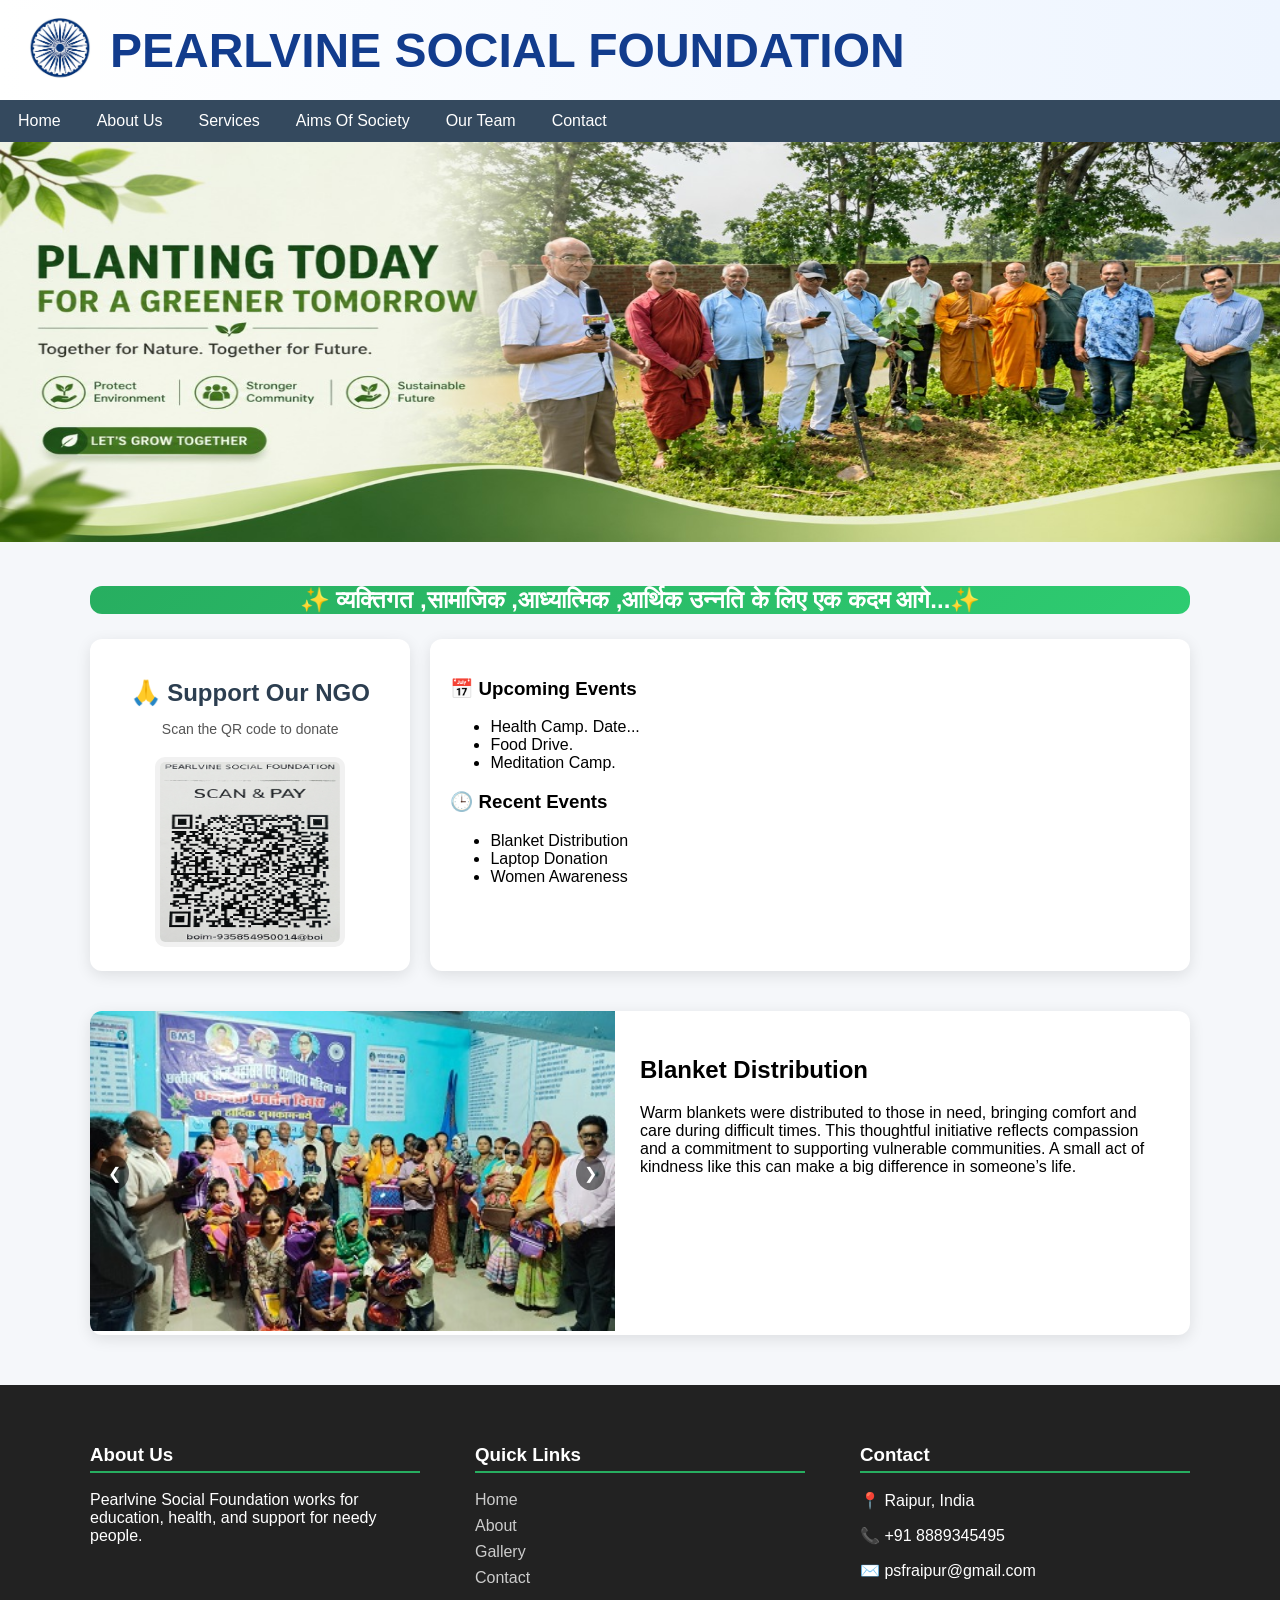
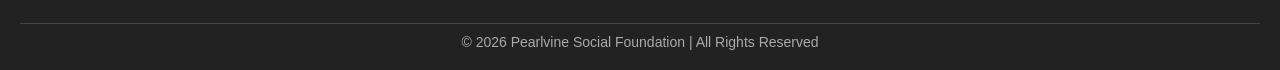
<file: index.html>
<!DOCTYPE html>
<html>
<head>
<title>PEARLVINE SOCIAL FOUNDATION</title>
<link rel="stylesheet" href="style.css">

<style>

/* Global */
body {
    font-family: 'Segoe UI', sans-serif;
    margin: 0;
    background: #f5f7fa;
}

/* Container */
.container {
    text-align: center;
    padding: 40px 20px;
}

/* Section */
.section {
    max-width: 1100px;
    margin: 40px auto;
    padding: 0px;
}

/* Punch Line */
.punch-line {
    background: linear-gradient(135deg, #27ae60, #2ecc71);
    color: #fff;
    text-align: center;
    padding: 0px;
    border-radius: 12px;
    margin-bottom: 25px;
}

/* Top Section */
.top-section {
    display: flex;
    gap: 20px;
    margin-bottom: 40px;
}

/* Donation Box */
.donation-box {
    background: #fff;
    border-radius: 12px;
    padding: 25px;
    text-align: center;
    box-shadow: 0 4px 15px rgba(0,0,0,0.1);
    width: 60%;
}

.qr-code img {
    width: 180px;
}

/* Events Box */
.events-box {
    background: #fff;
    border-radius: 12px;
    padding: 20px;
    width: 70%;
    box-shadow: 0 4px 15px rgba(0,0,0,0.1);
}

/* Slider */
.content-box1 {
    display: flex;
    background: #fff;
    border-radius: 12px;
    overflow: hidden;
    box-shadow: 0 4px 15px rgba(0,0,0,0.1);
}

.slider1 { width: 50%; position: relative; }

.slide1 {
    position: absolute;
    width: 100%;
    opacity: 0;
    transition: 1s;
}

.slide1 img {
    width: 100%;
    height: 320px;
    object-fit: cover;
}

.active { opacity: 1; position: relative; }

.content { width: 50%; padding: 25px; }

.text-slide { display: none; }
.text-active { display: block; }

/* Arrows */
.prev, .next {
    position: absolute;
    top: 50%;
    transform: translateY(-50%);
    background: rgba(0,0,0,0.5);
    color: #fff;
    padding: 8px;
    border-radius: 50%;
    cursor: pointer;
}

.prev { left: 10px; }
.next { right: 10px; }

/* Footer */
.footer {
    background: #222;
    color: #fff;
    padding: 40px 20px 20px;
    margin-top: 50px;
}

.footer-container {
    max-width: 1100px;
    margin: auto;
    display: flex;
    justify-content: space-between;
    flex-wrap: wrap;
}

.footer-box {
    width: 30%;
    margin-bottom: 20px;
}

.footer-box h3 {
    border-bottom: 2px solid #27ae60;
    padding-bottom: 5px;
}

.footer-box ul {
    list-style: none;
    padding: 0;
}

.footer-box ul li {
    margin: 8px 0;
}

.footer-box ul li a {
    color: #ccc;
    text-decoration: none;
}

.footer-box ul li a:hover {
    color: #fff;
}

/* Bottom */
.footer-bottom {
    text-align: center;
    border-top: 1px solid #444;
    padding-top: 10px;
    font-size: 14px;
    color: #aaa;
}

/* Responsive */
@media(max-width:768px) {
    .top-section { flex-direction: column; }
    .donation-box, .events-box { width: 100%; }
    .content-box1 { flex-direction: column; }
    .slider1, .content { width: 100%; }
    .footer-box { width: 100%; }
}

</style>
</head>

<body>

<div id="header"></div>
<div id="slider"></div>


<div class="section">

    <div class="punch-line">
        <h2>✨ व्यक्तिगत ,सामाजिक ,आध्यात्मिक ,आर्थिक उन्नति के लिए एक कदम आगे...✨</h2>
       
    </div>

    <div class="top-section">

        <div class="donation-box">
            <h2>🙏 Support Our NGO</h2>
            <p>Scan the QR code to donate</p>
            <div class="qr-code">
                <img src="images/qrcode.png">
            </div>
        </div>

        <div class="events-box">
            <h3>📅 Upcoming Events</h3>
            <ul>
                <li>Health Camp. Date...</li>
                <li>Food Drive.</li>
                <li>Meditation Camp.</li>
            </ul>

            <h3>🕒 Recent Events</h3>
            <ul>
                <li>Blanket Distribution</li>
                <li>Laptop Donation</li>
                <li>Women Awareness</li>
            </ul>
        </div>

    </div>

    <div class="content-box1">

        <div class="slider1">
            <div class="slide1 active"><img src="images/smallslider/1.jpg"></div>
            <div class="slide1"><img src="images/smallslider/2.jpg"></div>
            <div class="slide1"><img src="images/smallslider/3.jpg"></div>

            <span class="prev" onclick="manualSlide(-1)">❮</span>
            <span class="next" onclick="manualSlide(1)">❯</span>
        </div>

        <div class="content">
            <div class="text-slide text-active">
                <h2>Blanket Distribution</h2>
                <p>Warm blankets were distributed to those in need, bringing comfort and care during difficult times.
This thoughtful initiative reflects compassion and a commitment to supporting vulnerable communities.
A small act of kindness like this can make a big difference in someone’s life.</p>
            </div>
            <div class="text-slide">
                <h2>Education Support</h2>
                <p>Providing books and laptops.</p>
            </div>
            <div class="text-slide">
                <h2>Happiness</h2>
                <p>Spreading smiles and hope.</p>
            </div>
        </div>

    </div>

</div>

<!-- FOOTER -->
<div class="footer">
    <div class="footer-container">

        <div class="footer-box">
            <h3>About Us</h3>
            <p>Pearlvine Social Foundation works for education, health, and support for needy people.</p>
        </div>

        <div class="footer-box">
            <h3>Quick Links</h3>
            <ul>
                <li><a href="#">Home</a></li>
                <li><a href="#">About</a></li>
                <li><a href="#">Gallery</a></li>
                <li><a href="#">Contact</a></li>
            </ul>
        </div>

        <div class="footer-box">
            <h3>Contact</h3>
            <p>📍 Raipur, India</p>
            <p>📞 +91 8889345495</p>
            <p>✉️ psfraipur@gmail.com</p>
        </div>

    </div>

    <div class="footer-bottom">
        © 2026 Pearlvine Social Foundation | All Rights Reserved
    </div>
</div>

<script>
fetch("header.html").then(res=>res.text()).then(data=>document.getElementById("header").innerHTML=data);
fetch("slider.html").then(res=>res.text()).then(data=>document.getElementById("slider").innerHTML=data);

let index=0;
let slides=document.getElementsByClassName("slide1");
let texts=document.getElementsByClassName("text-slide");

function showSlide(i){
    for(let s of slides)s.classList.remove("active");
    for(let t of texts)t.classList.remove("text-active");
    slides[i].classList.add("active");
    texts[i].classList.add("text-active");
}

function autoSlide(){
    index=(index+1)%slides.length;
    showSlide(index);
}

function manualSlide(n){
    index=(index+n+slides.length)%slides.length;
    showSlide(index);
}

setInterval(autoSlide,5000);
</script>

</body>
</html>
</file>
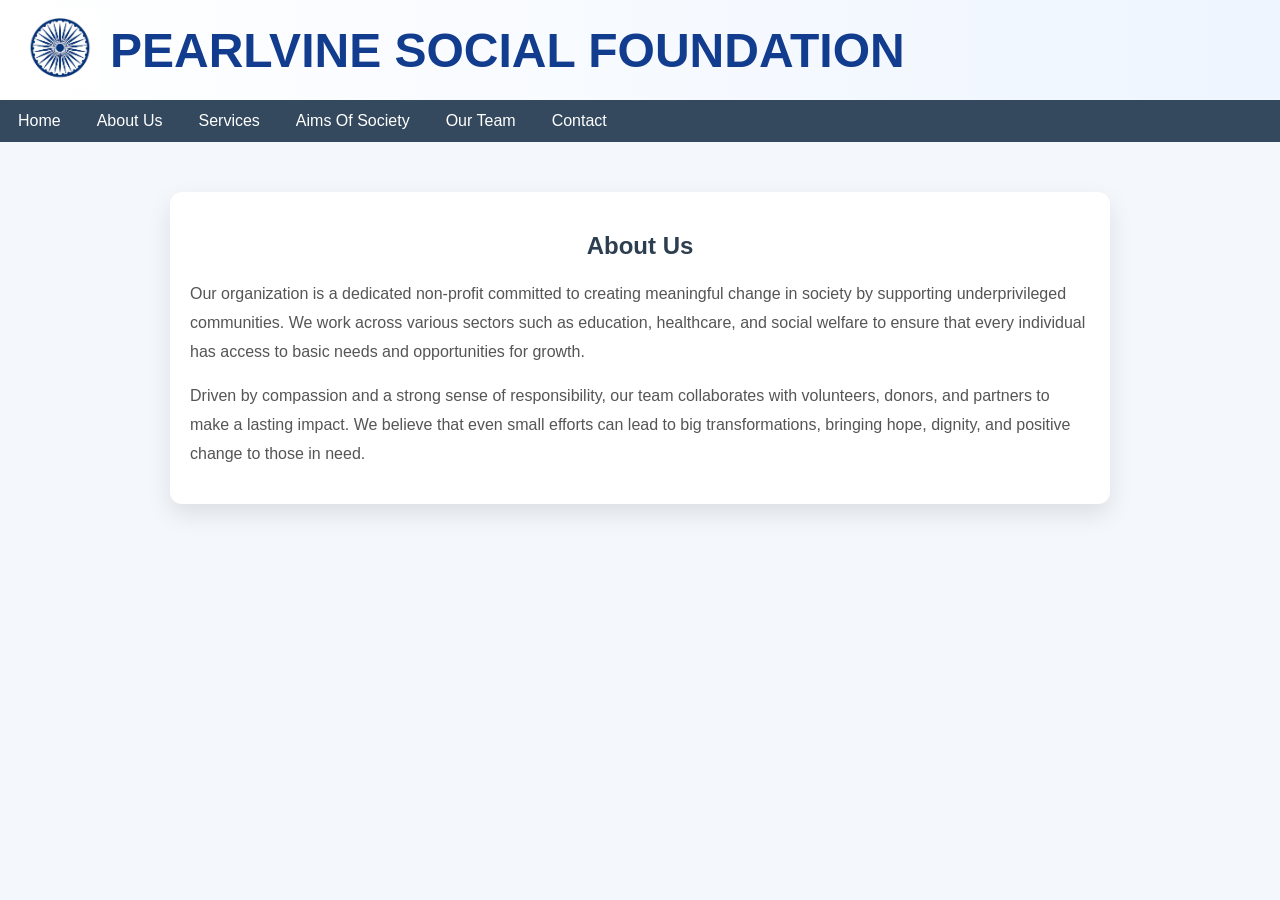
<file: about.html>
<!DOCTYPE html>
<html lang="en">
<head>
    <meta charset="UTF-8">
    <title>About Us</title>

    <!-- Google Font -->
    <link href="https://fonts.googleapis.com/css2?family=Poppins:wght@300;400;600&display=swap" rel="stylesheet">

    <style>
        body {
            margin: 0;
            font-family: 'Poppins', sans-serif;
            background: #f4f7fb;
        }

        /* Header */
        .header {
            background: #2c3e50;
            color: white;
            display: flex;
            justify-content: space-between;
            align-items: center;
            padding: 15px 30px;
        }

        .logo {
            display: flex;
            align-items: center;
        }

            .logo img {
                height: 45px;
                margin-right: 10px;
            }

            .logo h2 {
                font-size: 18px;
                margin: 0;
            }

        .menu-toggle {
            font-size: 24px;
            cursor: pointer;
            display: none;
        }

     

        /* Container */
        .container {
            max-width: 900px;
            margin: 50px auto;
            background: white;
            padding: 40px;
            border-radius: 12px;
            box-shadow: 0 10px 25px rgba(0,0,0,0.1);
        }

            .container h2 {
                text-align: center;
                color: #2c3e50;
                margin-bottom: 20px;
            }

            .container p {
                color: #555;
                line-height: 1.8;
                font-size: 16px;
                margin-bottom: 15px;
            }

        /* Responsive */
        @media(max-width: 768px) {
            .menu-toggle {
                display: block;
            }

            .navbar ul {
                flex-direction: column;
                display: none;
                text-align: center;
            }

                .navbar ul.active {
                    display: block;
                }

                .navbar ul li a {
                    border-top: 1px solid rgba(255,255,255,0.2);
                }
        }
    </style>

</head>

<body>
    <div id="header"></div>

   

    <div class="container">

        <h2>About Us</h2>

        <p>
            Our organization is a dedicated non-profit committed to creating meaningful change in society by supporting underprivileged communities. We work across various sectors such as education, healthcare, and social welfare to ensure that every individual has access to basic needs and opportunities for growth.
        </p>

        <p>
            Driven by compassion and a strong sense of responsibility, our team collaborates with volunteers, donors, and partners to make a lasting impact. We believe that even small efforts can lead to big transformations, bringing hope, dignity, and positive change to those in need.
        </p>

    </div>

    <script>
function toggleMenu() {
    document.getElementById("menu").classList.toggle("active");
}
    </script>

    <script>
fetch("header.html")
  .then(res => res.text())
  .then(data => document.getElementById("header").innerHTML = data);

    </script>
    <script src="script/script.js"></script>
</body>
</html>
</file>
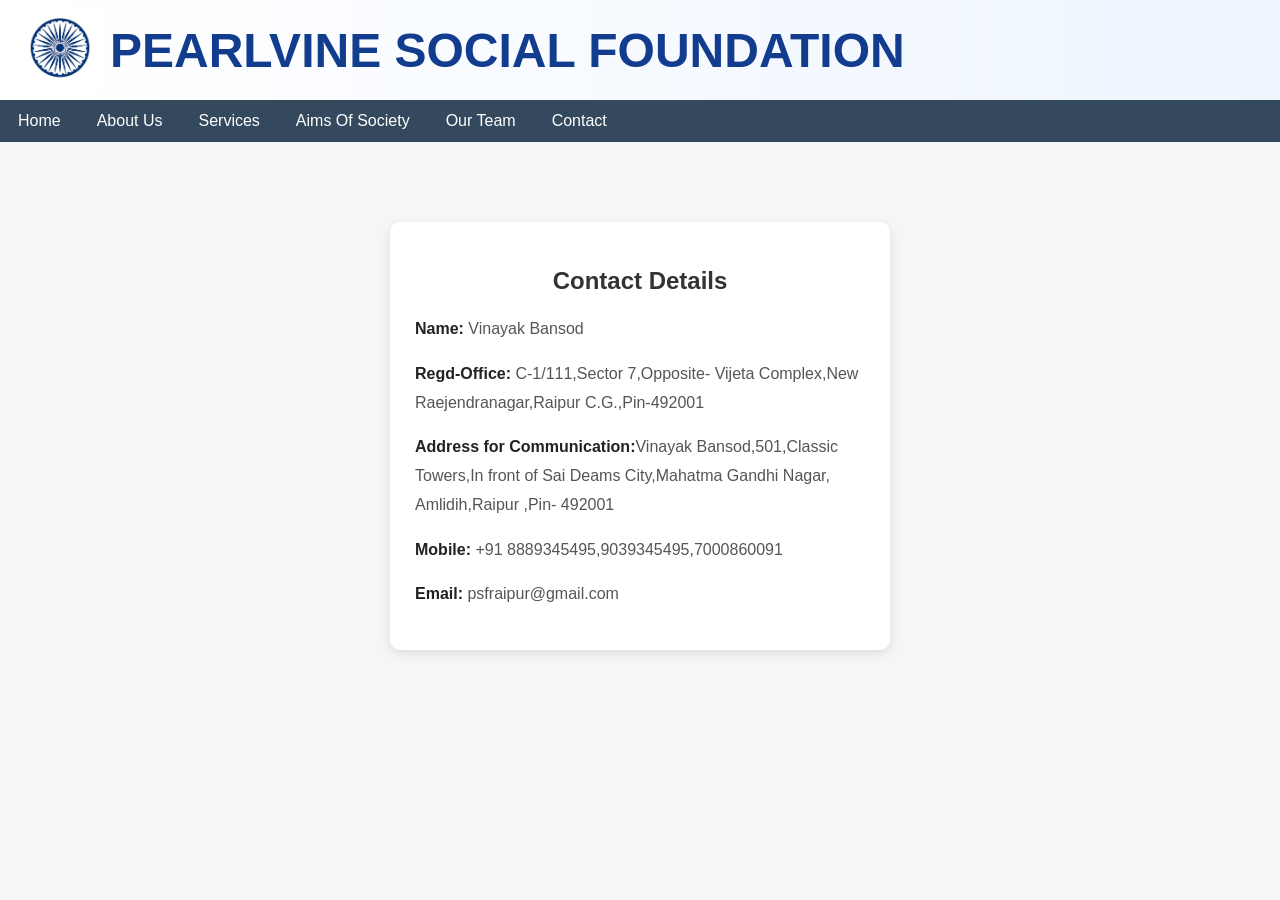
<file: contact.html>
<!DOCTYPE html>
<html>
<head>
<title>Contact</title>

    <title>Contact Details</title>
    <link rel="stylesheet" href="https://cdnjs.cloudflare.com/ajax/libs/font-awesome/6.5.0/css/all.min.css">
    <style>
        body {
            font-family: Arial, sans-serif;
            background-color: #f4f6f8;
            margin: 0;
            padding: 0;
        }

        .contact-card {
            width: 450px;
            margin: 80px auto;
            background: #ffffff;
            padding: 25px;
            border-radius: 10px;
            box-shadow: 0 4px 12px rgba(0,0,0,0.1);
            text-align: center;
        }

            .contact-card h2 {
                margin-bottom: 20px;
                color: #333;
            }

        .contact-info {
            text-align: left;
            line-height: 1.8;
            font-size: 16px;
            color: #555;
        }

        .label {
            font-weight: bold;
            color: #222;
        }
    </style>

</head>

<body>

    <div id="header"></div>

<div class="container1" style="margin-left: auto; margin-right: auto; display: flex;">
<!--<h2>Contact Us</h2>

<form onsubmit="submitForm(); return false;">
<input type="text" id="name" placeholder="Your Name">
<input type="email" id="email" placeholder="Your Email">
<textarea id="message" placeholder="Message"></textarea>
<button type="submit">Send</button>
</form>-->
   
  

        <div class="contact-card"   >
            <h2>Contact Details</h2>
            <div class="contact-info">
                <p><span class="label">Name:</span> Vinayak Bansod</p>
                <p><span class="label">Regd-Office:</span> C-1/111,Sector 7,Opposite- Vijeta Complex,New Raejendranagar,Raipur C.G.,Pin-492001</p>
                <p><span class="label"> Address for Communication:</span>Vinayak Bansod,501,Classic Towers,In front of Sai Deams City,Mahatma Gandhi Nagar, Amlidih,Raipur ,Pin- 492001 </p>
                <p><span class="label">Mobile:</span> +91 8889345495,9039345495,7000860091</p>
                <p><span class="label">Email:</span> psfraipur@gmail.com</p>
            </div>
        </div>

  


</div>

    <script>
fetch("header.html")
  .then(res => res.text())
  .then(data => document.getElementById("header").innerHTML = data);

    </script>
    <script src="script/script.js"></script>
</body>
</html>
</file>
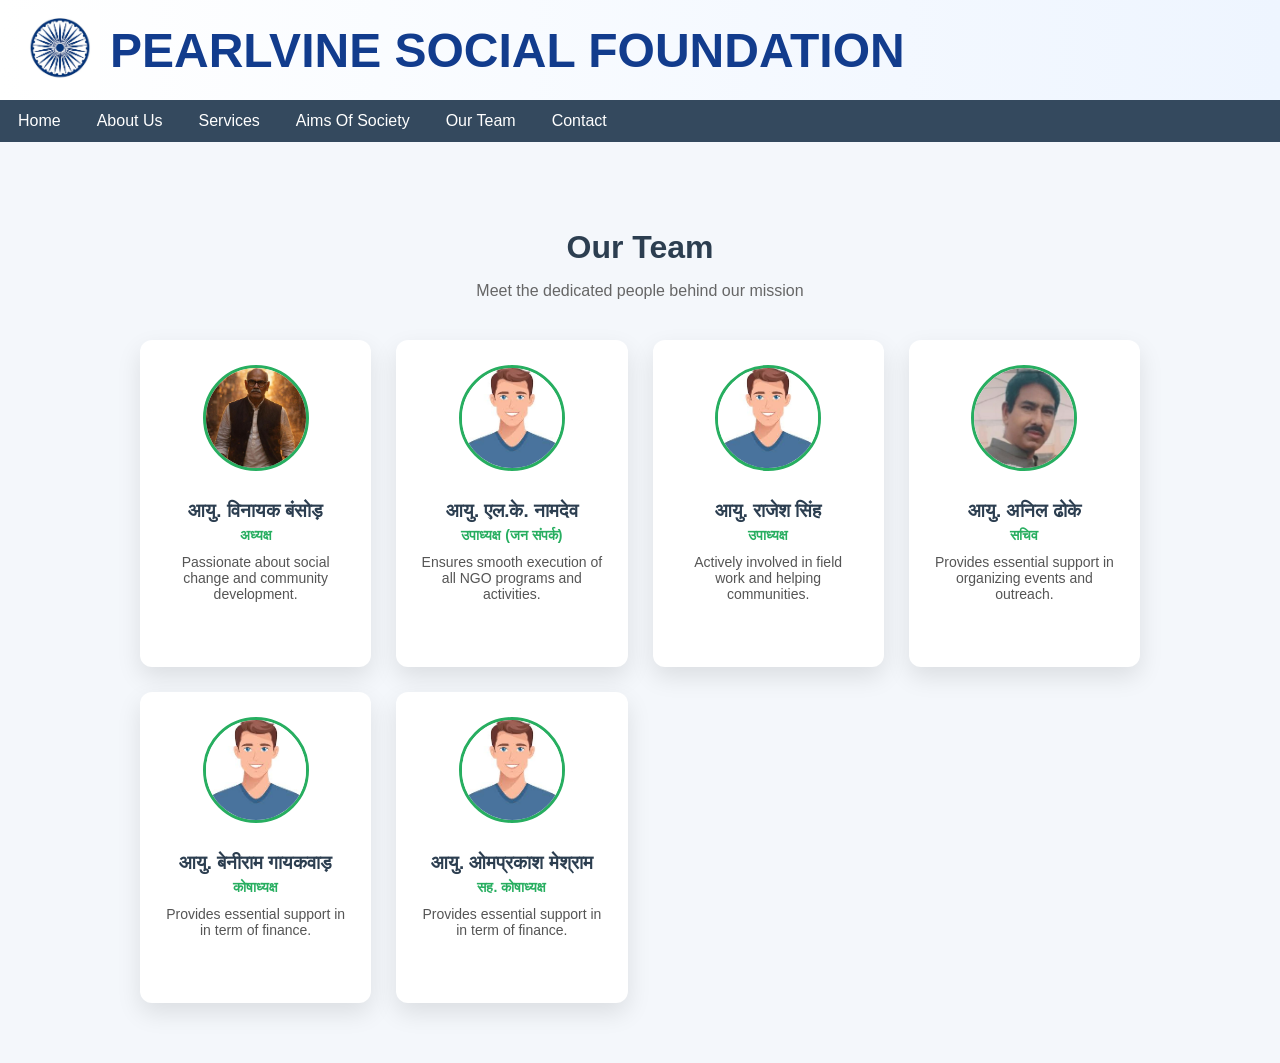
<file: OurTeam.html>
﻿<!DOCTYPE html>
<html lang="en">
<head>
<meta charset="UTF-8">
<title>Our Team</title>

<link href="https://fonts.googleapis.com/css2?family=Poppins:wght@300;400;600&display=swap" rel="stylesheet">

<style>
body {
    margin: 0;
    font-family: 'Poppins', sans-serif;
    background: #f4f7fb;
}

/* Section */
.team-section {
    padding: 60px 20px;
    text-align: center;
}

.team-section h2 {
    font-size: 32px;
    margin-bottom: 10px;
    color: #2c3e50;
}

.team-section p {
    color: #666;
    margin-bottom: 40px;
}

/* Grid */
.team-container {
    display: grid;
    grid-template-columns: repeat(auto-fit, minmax(220px, 1fr));
    gap: 25px;
    max-width: 1000px;
    margin: auto;
}

/* Card */
.team-card {
    background: white;
    border-radius: 12px;
    padding: 25px;
    box-shadow: 0 10px 25px rgba(0,0,0,0.1);
    transition: 0.3s;
}

.team-card:hover {
    transform: translateY(-8px);
}

/* Image */
.team-card img {
    width: 100px;
    height: 100px;
    border-radius: 50%;
    object-fit: cover;
    margin-bottom: 15px;
    border: 3px solid #27ae60;
}

/* Name */
.team-card h3 {
    margin: 10px 0 5px;
    color: #2c3e50;
}

/* Role */
.team-card h4 {
    margin: 0;
    font-size: 14px;
    color: #27ae60;
}

/* Description */
.team-card p {
    font-size: 14px;
    color: #555;
    margin-top: 10px;
}
</style>
</head>

<body>
    <div id="header"></div>
<section class="team-section">
    <h2>Our Team</h2>
    <p>Meet the dedicated people behind our mission</p>

    <div class="team-container">

        <div class="team-card">
            <img src="images/team/team1.jpg" alt="Team Member">
            <h3>आयु. विनायक बंसोड़</h3>
            <h4>अध्यक्ष</h4>
            <p>Passionate about social change and community development.</p>
        </div>

        <div class="team-card">
            <img src="images/team/sample.jpg" alt="Team Member">
            <h3>आयु. एल.के. नामदेव </h3>
            <h4>उपाध्यक्ष (जन संपर्क)</h4>
            <p>Ensures smooth execution of all NGO programs and activities.</p>
        </div>

        <div class="team-card">
            <img src="images/team/sample.jpg" alt="Team Member">
            <h3>आयु. राजेश सिंह</h3>
            <h4>उपाध्यक्ष</h4>
            <p>Actively involved in field work and helping communities.</p>
        </div>

        <div class="team-card">
            <img src="images/team/team2.jpg" alt="Team Member">
            <h3>आयु. अनिल ढोके</h3>
            <h4>सचिव</h4>
            <p>Provides essential support in organizing events and outreach.</p>
        </div>

        <div class="team-card">
            <img src="images/team/sample.jpg" alt="Team Member">
            <h3>आयु. बेनीराम गायकवाड़ </h3>
            <h4>कोषाध्यक्ष</h4>
            <p>Provides essential support in in term of finance.</p>
        </div>
        <div class="team-card">
            <img src="images/team/sample.jpg" alt="Team Member">
            <h3>आयु. ओमप्रकाश मेश्राम</h3>
            <h4>सह. कोषाध्यक्ष </h4>
            <p>Provides essential support in in term of finance.</p>
        </div>

    </div>
</section>
    <script>
fetch("header.html")
  .then(res => res.text())
  .then(data => document.getElementById("header").innerHTML = data);

    </script>
    <script src="script/script.js"></script>
</body>
</html>
</file>
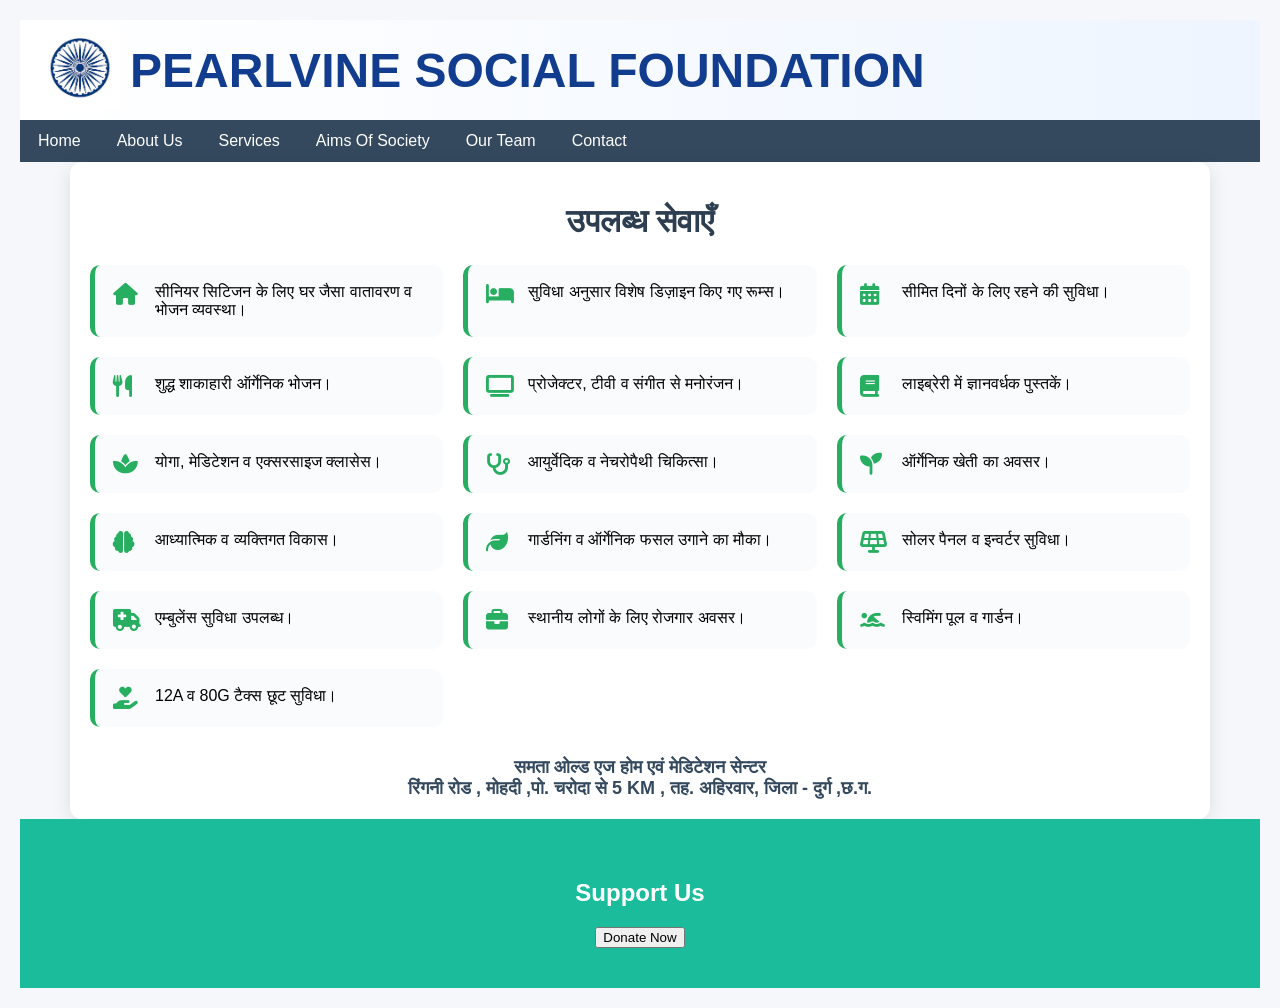
<file: services.html>
﻿<!DOCTYPE html>
<html lang="hi">
<head>
<meta charset="UTF-8">
<title>उपलब्ध सेवाएँ</title>

<!-- Font Awesome Icons -->
<link rel="stylesheet" href="https://cdnjs.cloudflare.com/ajax/libs/font-awesome/6.5.0/css/all.min.css">

<style>
body {
    font-family: 'Segoe UI', sans-serif;
    background: #f5f7fa;
    margin: 0;
    padding: 20px;
}

.container {
    max-width: 1100px;
    margin: auto;
    background: #ffffff;
    padding: 30px;
    border-radius: 12px;
    box-shadow: 0 4px 20px rgba(0,0,0,0.1);
}

h1 {
    text-align: center;
    color: #2c3e50;
    margin-bottom: 25px;
}

.services {
    display: grid;
    grid-template-columns: repeat(auto-fit, minmax(280px, 1fr));
    gap: 20px;
}

.card {
    background: #f9fbfd;
    border-left: 5px solid #27ae60;
    padding: 18px;
    border-radius: 10px;
    display: flex;
    gap: 12px;
    align-items: flex-start;
    transition: 0.3s;
}

.card i {
    font-size: 22px;
    color: #27ae60;
    min-width: 30px;
}

.card:hover {
    transform: translateY(-5px);
    box-shadow: 0 6px 15px rgba(0,0,0,0.15);
}

.footer {
    text-align: center;
    margin-top: 30px;
    font-weight: bold;
    color: #34495e;
    font-size: 18px;
}
</style>

</head>

<body>
    <!-- Header Load -->
    <div id="header"></div>
    <!-- Slider Load -->
  

    <div class="container">

        <h1>उपलब्ध सेवाएँ</h1>

        <div class="services">

            <div class="card"><i class="fa-solid fa-house"></i> सीनियर सिटिजन के लिए घर जैसा वातावरण व भोजन व्यवस्था।</div>

            <div class="card"><i class="fa-solid fa-bed"></i> सुविधा अनुसार विशेष डिज़ाइन किए गए रूम्स।</div>

            <div class="card"><i class="fa-solid fa-calendar-days"></i> सीमित दिनों के लिए रहने की सुविधा।</div>

            <div class="card"><i class="fa-solid fa-utensils"></i> शुद्ध शाकाहारी ऑर्गेनिक भोजन।</div>

            <div class="card"><i class="fa-solid fa-tv"></i> प्रोजेक्टर, टीवी व संगीत से मनोरंजन।</div>

            <div class="card"><i class="fa-solid fa-book"></i> लाइब्रेरी में ज्ञानवर्धक पुस्तकें।</div>

            <div class="card"><i class="fa-solid fa-spa"></i> योगा, मेडिटेशन व एक्सरसाइज क्लासेस।</div>

            <div class="card"><i class="fa-solid fa-stethoscope"></i> आयुर्वेदिक व नेचरोपैथी चिकित्सा।</div>

            <div class="card"><i class="fa-solid fa-seedling"></i> ऑर्गेनिक खेती का अवसर।</div>

            <div class="card"><i class="fa-solid fa-brain"></i> आध्यात्मिक व व्यक्तिगत विकास।</div>

            <div class="card"><i class="fa-solid fa-leaf"></i> गार्डनिंग व ऑर्गेनिक फसल उगाने का मौका।</div>

            <div class="card"><i class="fa-solid fa-solar-panel"></i> सोलर पैनल व इन्वर्टर सुविधा।</div>

            <div class="card"><i class="fa-solid fa-ambulance"></i> एम्बुलेंस सुविधा उपलब्ध।</div>

            <div class="card"><i class="fa-solid fa-briefcase"></i> स्थानीय लोगों के लिए रोजगार अवसर।</div>

            <div class="card"><i class="fa-solid fa-person-swimming"></i> स्विमिंग पूल व गार्डन।</div>

            <div class="card"><i class="fa-solid fa-hand-holding-heart"></i> 12A व 80G टैक्स छूट सुविधा।</div>

        </div>

        <div class="footer">
            समता ओल्ड एज होम एवं मेडिटेशन सेन्टर  <br />
            रिंगनी रोड , मोहदी ,पो. चरोदा से 5 KM , तह. अहिरवार, जिला - दुर्ग ,छ.ग.
        </div>

    </div>
    <div class="donate">
        <h2>Support Us</h2>
        <button>Donate Now</button>
    </div>
    <script>
fetch("header.html")
  .then(res => res.text())
  .then(data => document.getElementById("header").innerHTML = data);

    </script>
    <script src="script/script.js"></script>
</body>



</html>
</file>
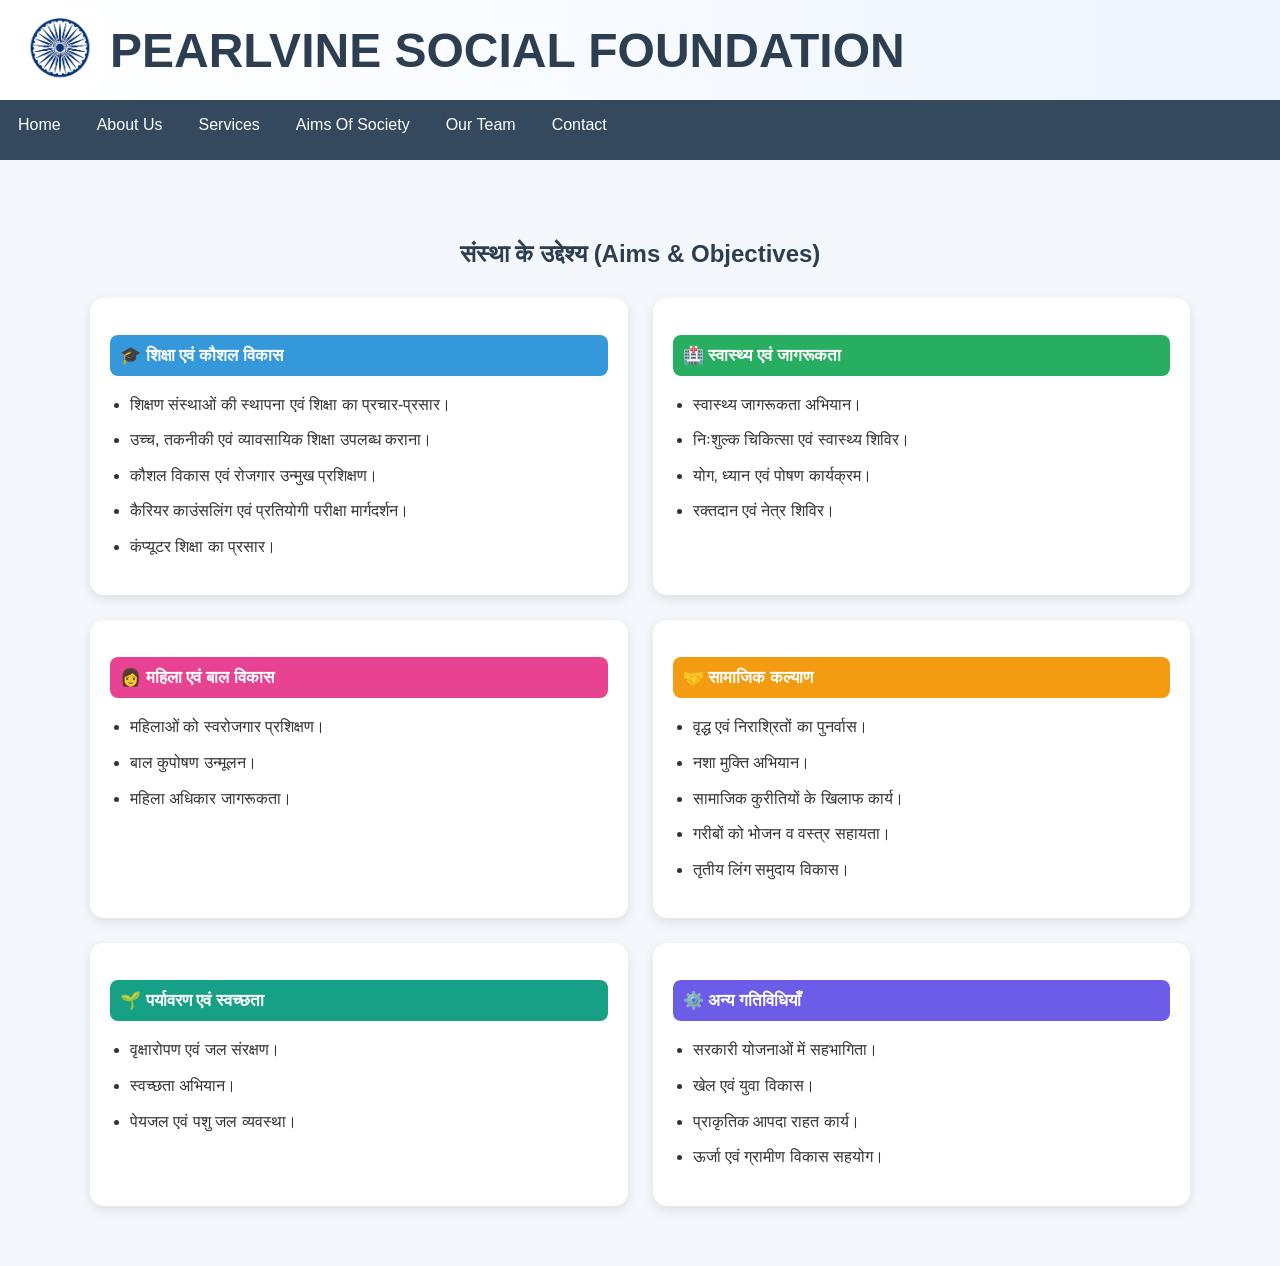
<file: Societyaims.html>
<!DOCTYPE html>
<html lang="hi">
<head>
    <meta charset="UTF-8">
    <title>संस्था के उद्देश्य</title>
    <link rel="stylesheet" href="https://cdnjs.cloudflare.com/ajax/libs/font-awesome/6.5.0/css/all.min.css">

    <style>
        body {
            font-family: 'Segoe UI', sans-serif;
            background: #f4f7fb;
            margin: 0;
            padding: 0;
        }

        .container {
            max-width: 1100px;
            margin: 40px auto;
            padding: 20px;
        }

        h2 {
            text-align: center;
            margin-bottom: 30px;
            color: #2c3e50;
        }

        /* GRID */
        .grid {
            display: grid;
            grid-template-columns: repeat(2, 1fr);
            gap: 25px;
        }

        /* CARD */
        .section {
            background: #fff;
            padding: 20px;
            border-radius: 14px;
            box-shadow: 0 4px 12px rgba(0,0,0,0.1);
            transition: all 0.3s ease;
            cursor: pointer;
        }

            /* HOVER EFFECT */
            .section:hover {
                transform: translateY(-10px) scale(1.02);
                box-shadow: 0 12px 25px rgba(0,0,0,0.2);
            }

            /* Heading */
            .section h3 {
                margin-bottom: 15px;
                color: #fff;
                padding: 10px;
                border-radius: 8px;
                font-size: 17px;
            }

        /* COLORS */
        .education {
            background: #3498db;
        }

        .health {
            background: #27ae60;
        }

        .women {
            background: #e84393;
        }

        .social {
            background: #f39c12;
        }

        .environment {
            background: #16a085;
        }

        .other {
            background: #6c5ce7;
        }

        ul {
            padding-left: 20px;
        }

            ul li {
                margin-bottom: 10px;
                line-height: 1.6;
                color: #333;
            }

        /* MOBILE */
        @media (max-width: 768px) {
            .grid {
                grid-template-columns: 1fr;
            }
        }
    </style>

</head>

<body>
    <div id="header"></div>
    <div class="container">

        <h2>संस्था के उद्देश्य (Aims & Objectives)</h2>

        <div class="grid">

            <div class="section">
                <h3 class="education">🎓 शिक्षा एवं कौशल विकास</h3>
                <ul>
                    <li>शिक्षण संस्थाओं की स्थापना एवं शिक्षा का प्रचार-प्रसार।</li>
                    <li>उच्च, तकनीकी एवं व्यावसायिक शिक्षा उपलब्ध कराना।</li>
                    <li>कौशल विकास एवं रोजगार उन्मुख प्रशिक्षण।</li>
                    <li>कैरियर काउंसलिंग एवं प्रतियोगी परीक्षा मार्गदर्शन।</li>
                    <li>कंप्यूटर शिक्षा का प्रसार।</li>
                </ul>
            </div>

            <div class="section">
                <h3 class="health">🏥 स्वास्थ्य एवं जागरूकता</h3>
                <ul>
                    <li>स्वास्थ्य जागरूकता अभियान।</li>
                    <li>निःशुल्क चिकित्सा एवं स्वास्थ्य शिविर।</li>
                    <li>योग, ध्यान एवं पोषण कार्यक्रम।</li>
                    <li>रक्तदान एवं नेत्र शिविर।</li>
                </ul>
            </div>

            <div class="section">
                <h3 class="women">👩 महिला एवं बाल विकास</h3>
                <ul>
                    <li>महिलाओं को स्वरोजगार प्रशिक्षण।</li>
                    <li>बाल कुपोषण उन्मूलन।</li>
                    <li>महिला अधिकार जागरूकता।</li>
                </ul>
            </div>

            <div class="section">
                <h3 class="social">🤝 सामाजिक कल्याण</h3>
                <ul>
                    <li>वृद्ध एवं निराश्रितों का पुनर्वास।</li>
                    <li>नशा मुक्ति अभियान।</li>
                    <li>सामाजिक कुरीतियों के खिलाफ कार्य।</li>
                    <li>गरीबों को भोजन व वस्त्र सहायता।</li>
                    <li>तृतीय लिंग समुदाय विकास।</li>
                </ul>
            </div>

            <div class="section">
                <h3 class="environment">🌱 पर्यावरण एवं स्वच्छता</h3>
                <ul>
                    <li>वृक्षारोपण एवं जल संरक्षण।</li>
                    <li>स्वच्छता अभियान।</li>
                    <li>पेयजल एवं पशु जल व्यवस्था।</li>
                </ul>
            </div>

            <div class="section">
                <h3 class="other">⚙️ अन्य गतिविधियाँ</h3>
                <ul>
                    <li>सरकारी योजनाओं में सहभागिता।</li>
                    <li>खेल एवं युवा विकास।</li>
                    <li>प्राकृतिक आपदा राहत कार्य।</li>
                    <li>ऊर्जा एवं ग्रामीण विकास सहयोग।</li>
                </ul>
            </div>

        </div>

    </div>
    <script>
fetch("header.html")
  .then(res => res.text())
  .then(data => document.getElementById("header").innerHTML = data);

    </script>
    <script src="script/script.js"></script>
</body>
</html>
</file>
<file: style.css>
body {
    margin: 0;
    font-family: Arial, sans-serif;
}

/* Header */
.header {
    display: flex;
    justify-content: space-between;
    align-items: center;
    background: linear-gradient(to right,#ffffff,#eef5ff);
    padding: 10px 20px;
    color:#123c8d;
}
.logo {
    display: flex;
    align-items: center;
}
.logo img {
    height: 80px;
    margin-right: 10px;
}

/* Menu */
.menu-toggle {
    display: none;
    font-size: 24px;
    cursor: pointer;
}
.navbar ul {
    list-style: none;
    margin: 0;
    padding: 0;
    display: flex;
    background: #34495e;
}
.navbar ul li {
    position: relative;
}
.navbar ul li a {
    color: white;
    text-decoration: none;
    padding: 12px 18px;
    display: block;
}
.navbar ul li:hover {
    background: #1abc9c;
}

/* Submenu */
.navbar ul li ul {
    display: none;
    position: absolute;
    background: #34495e;
}
.navbar ul li:hover ul {
    display: block;
}

.slide {
    display: none;
    position: relative;
}

.slide.active {
    display: block;
}

.slide img {
    width: 100%;
    height: 400px;
    object-fit: contain;
}

.text {
    position: absolute;
    top: 40%;
    left: 10%;
    color: white;
}

/* Slider */
.slider img {
    width: 100%;
    height: 400px;
    object-fit: fill;
}

/* Content */
.container {
    padding: 20px;
}

/* Donate */
.donate {
    background: #1abc9c;
    color: white;
    text-align: center;
    padding: 40px;
}

/* Donation Box */
.donation-box {
    background: #ffffff;
    width: 300px;
    padding: 20px;
    border-radius: 12px;
    text-align: center;
    box-shadow: 0 4px 15px rgba(0,0,0,0.1);
}

.donation-box h2 {
    color: #2c3e50;
    margin-bottom: 10px;
}

.donation-box p {
    font-size: 14px;
    color: #555;
    margin-bottom: 20px;
}

/* QR Code */
.qr-code img {
    width: 180px;
    height: 180px;
    border: 5px solid #f1f1f1;
    border-radius: 10px;
}

/* Button */
.donate-btn {
    display: inline-block;
    margin-top: 20px;
    padding: 12px 20px;
    background: #27ae60;
    color: #fff;
    text-decoration: none;
    border-radius: 6px;
    font-weight: bold;
    transition: 0.3s;
}

.donate-btn:hover {
    background: #219150;
}

/* Contact Form */
form {
    max-width: 400px;
}
input, textarea {
    width: 100%;
    padding: 10px;
    margin: 8px 0;
}

/* Responsive */
@media(max-width:768px){
    .menu-toggle { display:block; }
    .navbar ul {
        flex-direction: column;
        display: none;
    }
    .navbar ul.show {
        display: block;
    }
}
</file>
